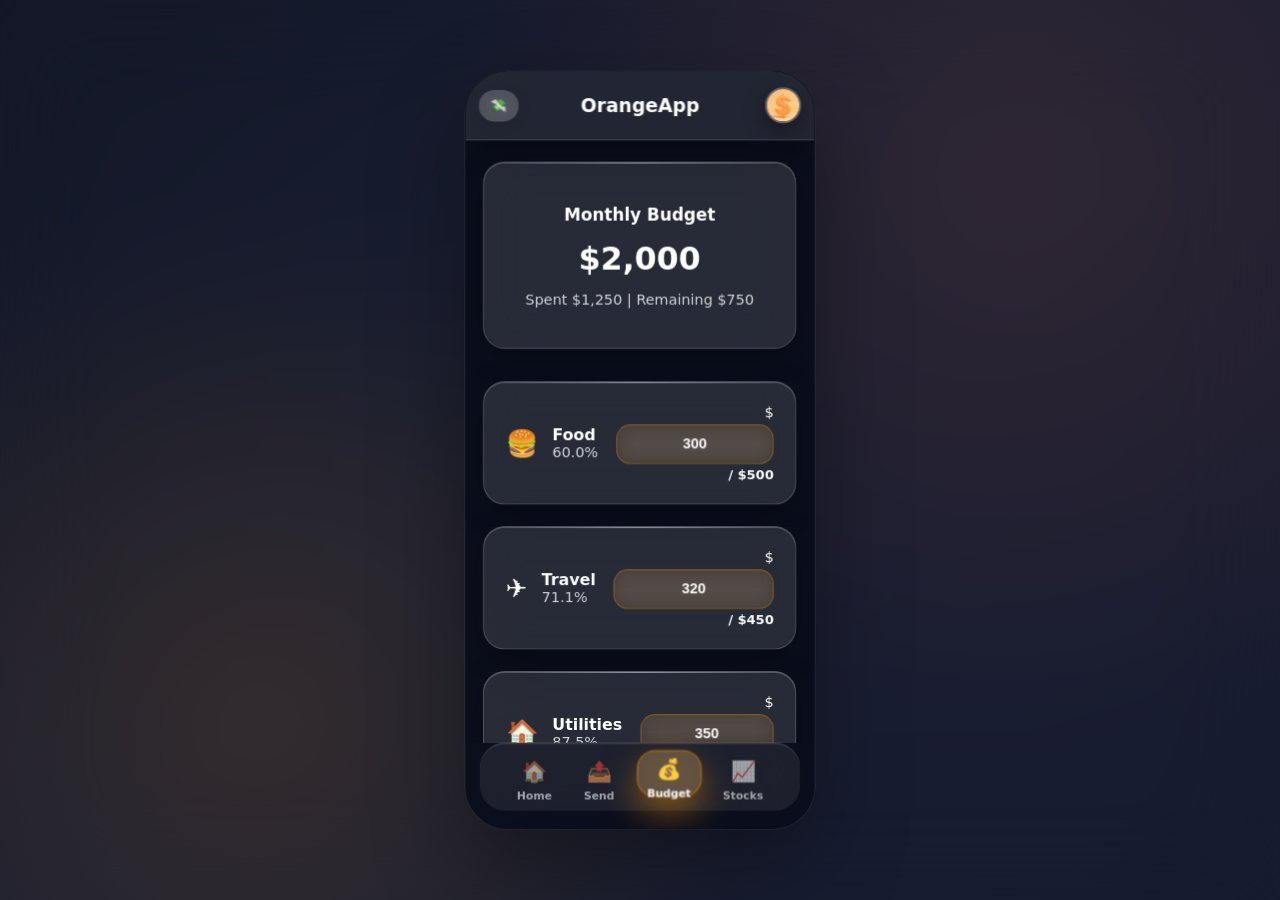
<file: budget.html>
<!DOCTYPE html>

<html lang="en">
<head>
 <meta charset="UTF-8">
 <meta name="viewport" content="width=390, initial-scale=1.0, user-scalable=no">
 <link rel="icon" type="image/x-icon" href="logo.png">
 <title>Budgeting - OrangeApp</title>
 <link rel="stylesheet" href="style.css">
 <style>
  .budget-categories { display:flex; flex-direction:column; gap:24px; margin-bottom:32px; }
  .category { 
   display:flex; align-items:center; justify-content:space-between; 
   padding:24px; gap:20px;
  }
  .category-left { display:flex; align-items:center; gap:16px; flex:1 }
  .category-right { display:flex; flex-direction:column; align-items:flex-end; gap:4px; min-width:120px }
  .spent-input { padding:12px 16px; border-radius:16px; border:1px solid rgba(255,149,0,0.4); background:rgba(255,149,0,0.1); color:white; font-weight:600; text-align:center; width:100%; font-size:1rem }
  .spent-input:focus { border-color:rgba(255,149,0,0.8); box-shadow:0 0 0 2px rgba(255,149,0,0.2); outline:none }
  .add-category { background:linear-gradient(135deg,rgba(255,149,0,0.3),rgba(255,69,0,0.2)); border:1px solid rgba(255,149,0,0.5); padding:20px; border-radius:24px; width:100%; font-weight:700; margin:28px 0; }
  .add-category:hover { background:linear-gradient(135deg,rgba(255,149,0,0.5),rgba(255,69,0,0.4)); transform:translateY(-2px) }
  .summary { padding:28px; text-align:center; margin-bottom:36px; }
 </style>
</head>
<body>
 <div class="app-shell">
 <header>
   <a href="transactions.html" class="header-link">💸</a>
   <h1 class="header-title">OrangeApp</h1>

   <img class="profile-avatar" src="logo.png" onclick="window.location.href='settings.html'" title="Profile">

 </header>

 <main style="padding:24px 20px 140px">
  <div class="summary glass-card">
   <h3>Monthly Budget</h3>
   <div style="font-size:2.2rem;font-weight:900">$2,000</div>
   <p style="opacity:0.8">Spent $1,250 | Remaining $750</p>
  </div>

  <div class="budget-categories">
   <div class="category glass-card">
    <div class="category-left">
     <span style="font-size:1.8rem">🍔</span>
     <div>
      <div style="font-weight:800;font-size:1.1rem">Food</div>
      <div id="food-pct" style="opacity:0.8">60.0%</div>
     </div>
    </div>
    <div class="category-right">
     $<input class="spent-input" value="300" onchange="updateFood(this.value)" />
     <div style="font-weight:600;font-size:0.9rem">/ $500</div>
    </div>
   </div>

   <div class="category glass-card">
    <div class="category-left">
     <span style="font-size:1.8rem">✈️</span>
     <div>
      <div style="font-weight:800;font-size:1.1rem">Travel</div>
      <div id="travel-pct" style="opacity:0.8">71.1%</div>
     </div>
    </div>
    <div class="category-right">
     $<input class="spent-input" value="320" onchange="updateTravel(this.value)" />
     <div style="font-weight:600;font-size:0.9rem">/ $450</div>
    </div>
   </div>

   <div class="category glass-card">
    <div class="category-left">
     <span style="font-size:1.8rem">🏠</span>
     <div>
      <div style="font-weight:800;font-size:1.1rem">Utilities</div>
      <div id="util-pct" style="opacity:0.8">87.5%</div>
     </div>
    </div>
    <div class="category-right">
     $<input class="spent-input" value="350" onchange="updateUtil(this.value)" />
     <div style="font-weight:600;font-size:0.9rem">/ $400</div>
    </div>
   </div>
  </div>


 </main>

 <nav class="tab-bar" style="position: static; background: rgba(255, 255, 255, 0.08); backdrop-filter: blur(40px); border-top: 1px solid rgba(255, 255, 255, 0.15); box-shadow: inset 0 1px 0 rgba(255,255,255,0.1); display: flex; justify-content: space-around; padding: 12px 24px; margin: 0 16px 20px; border-radius: 28px; height: 76px;">
  <a href="home.html" class="tab-item"><span>🏠</span><span style="font-size:0.75rem;margin-top:2px">Home</span></a>
  <a href="send.html" class="tab-item"><span>📤</span><span style="font-size:0.75rem;margin-top:2px">Send</span></a>
  <a href="budget.html" class="tab-item active"><span>💰</span><span style="font-size:0.75rem;margin-top:2px">Budget</span></a>
  <a href="stocks.html" class="tab-item"><span>📈</span><span style="font-size:0.75rem;margin-top:2px">Stocks</span></a>
 </nav>

 <div id="custom-modal" class="modal">
  <div class="modal-content glass-card" style="padding:32px">
   <span class="close" onclick="closeCustom()" style="float:right;font-size:2rem">&times;</span>
   <h3>Add Custom Category</h3>
   <input id="cat-icon" placeholder="Emoji 🏠🍔✈️" style="width:100%;padding:16px;margin:16px 0">
   <input id="cat-name" placeholder="Name" style="width:100%;padding:16px;margin-bottom:16px">
   <input id="cat-budget" type="number" placeholder="$ Budget" style="width:100%;padding:16px">
   <button onclick="saveCustom()" class="add-category" style="width:100%;margin-top:16px">Add</button>
  </div>
 </div>

 <script>
  const budgets = {food:500, travel:450, util:400};
  let spent = {food:300, travel:320, util:350};

  function updatePct(id, budget, amount) {
   const pct = (amount/budget*100).toFixed(1);
   document.getElementById(id).textContent = pct + '%';
  }

  window.updateFood = v => {
   spent.food = +v;
   updatePct('food-pct', budgets.food, spent.food);
  };

  window.updateTravel = v => {
   spent.travel = +v;
   updatePct('travel-pct', budgets.travel, spent.travel);
  };

  window.updateUtil = v => {
   spent.util = +v;
   updatePct('util-pct', budgets.util, spent.util);
  };

  window.addCustom = () => document.getElementById('custom-modal').style.display = 'block';

  window.saveCustom = () => {
   const icon = document.getElementById('cat-icon').value || '📊';
   const name = document.getElementById('cat-name').value;
   const budget = +document.getElementById('cat-budget').value;
   if (name && budget>0) {
    alert(`Added ${icon} ${name} $${budget}`);
    closeCustom();
   }
  };

  window.closeCustom = () => document.getElementById('custom-modal').style.display = 'none';

  // Profile
  document.getElementById('profile-avatar').src = localStorage.getItem('orange-user-avatar') || 'data:image/svg+xml;base64,...';

  // Auto-save
  setInterval(() => localStorage.budgetSpent = JSON.stringify(spent), 2000);
 </script>
</body>
</html>
</file>
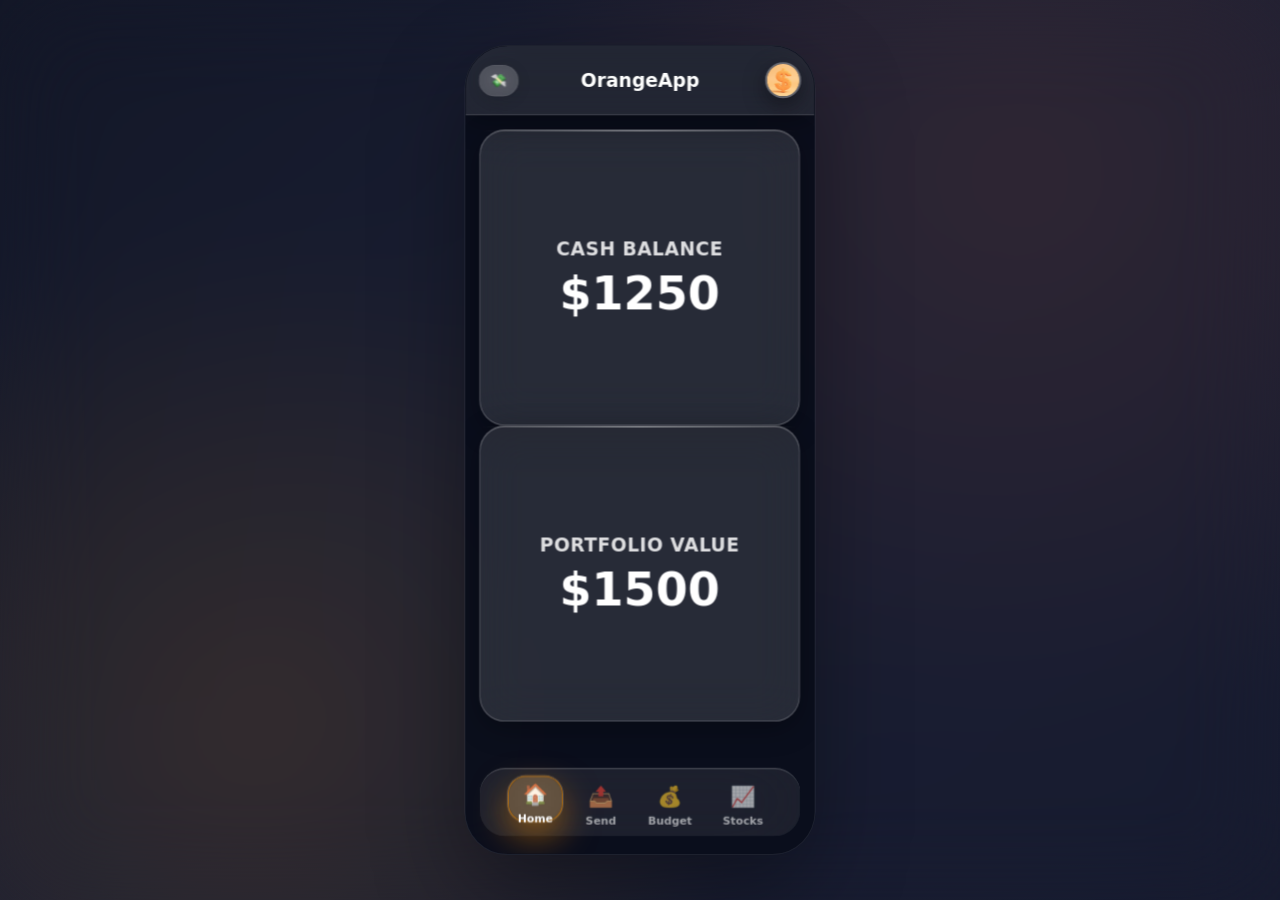
<file: home.html>
<!DOCTYPE html>
<html lang="en">
<head>
 <meta charset="UTF-8">
 <meta name="viewport" content="width=390, initial-scale=1.0, user-scalable=no">
 <link rel="icon" type="image/x-icon" href="logo.png">
 <title>OrangeApp</title>
 <link rel="stylesheet" href="style.css">
 <style>
  .balances-inline { display:flex; justify-content:space-between; align-items:center; gap:20px; margin-bottom:44px; padding:0 12px }
  .balance-item { flex:1; text-align:center; padding:40px 24px; background:rgba(255,255,255,0.12); border-radius:28px; border:1px solid rgba(255,255,255,0.25); min-height:140px; display:flex;flex-direction:column;justify-content:center; }
  .balance-label { font-size:1rem; opacity:0.85; margin-bottom:12px; text-transform:uppercase; letter-spacing:0.5px; font-weight:600 }
  .balance-amount { font-size:2.4rem; font-weight:900; line-height:1 }
  .stocks-list { display:flex; flex-direction:column; gap:28px; margin-bottom:40px }
  .stock-row { display:flex; align-items:center; justify-content:space-between; padding:24px; gap:24px; background:rgba(255,255,255,0.08); border-radius:24px; border:1px solid rgba(255,255,255,0.15); cursor:pointer; transition:all 0.3s cubic-bezier(0.4,0,0.2,1) }
  .stock-row:hover { transform:translateY(-4px); box-shadow:0 20px 40px rgba(0,0,0,0.3); border-color:rgba(255,149,0,0.4) }
  .stock-icon-name { display:flex; align-items:center; gap:20px; flex:1 }
  .stock-icon { font-size:2.2rem; padding:16px; background:linear-gradient(135deg,rgba(255,149,0,0.2),rgba(255,69,0,0.1)); border-radius:24px }
  .stock-details h3 { margin:0; font-weight:900; font-size:1.2rem }
  .stock-shares { opacity:0.7; font-size:0.9rem }
  .stock-price-change { display:flex; flex-direction:column; align-items:flex-end; gap:4px; min-width:120px }
  .price { font-size:1.4rem; font-weight:800 }
  .change { font-size:0.95rem; font-weight:600 }
 </style>
</head>
<body>

 <div class="app-shell" style="overflow:hidden;height:100vh;">

  <header>
   <a href="transactions.html" class="header-link">💸</a>
   <h1 class="header-title">OrangeApp</h1>

   <img class="profile-avatar" src="logo.png" onclick="location.href='settings.html'">

  </header>

  <main style="padding:16px 16px 160px;height:100vh;display:flex;flex-direction:column;">

     <div class="cash-section" style="flex:1;display:flex;align-items:center;justify-content:center;">
    <div class="balance-item glass-card" style="padding:120px 60px;width:90%;max-width:380px;">
     <div class="balance-label" style="font-size:1.3rem;">Cash Balance</div>
     <div class="balance-amount" style="font-size:3.2rem;">$<span id="cash-balance">1250</span></div>
    </div>
   </div>
   <div class="stocks-section" style="flex:1;display:flex;align-items:center;justify-content:center;">
    <div class="balance-item glass-card" style="padding:120px 60px;width:90%;max-width:380px;">
     <div class="balance-label" style="font-size:1.3rem;">Portfolio Value</div>
     <div class="balance-amount" style="font-size:3.2rem;">$<span id="stock-value">1500</span></div>
    </div>
   </div>


  </main>
  </main>

  <nav class="tab-bar" style="position: static; background: rgba(255, 255, 255, 0.08); backdrop-filter: blur(40px); border-top: 1px solid rgba(255, 255, 255, 0.15); box-shadow: inset 0 1px 0 rgba(255,255,255,0.1); display: flex; justify-content: space-around; padding: 12px 24px; margin: 0 16px 20px; border-radius: 28px; height: 76px;">
   <a href="home.html" class="tab-item active"><span>🏠</span><span style="font-size:0.75rem;margin-top:2px">Home</span></a>
   <a href="send.html" class="tab-item"><span>📤</span><span style="font-size:0.75rem;margin-top:2px">Send</span></a>
   <a href="budget.html" class="tab-item"><span>💰</span><span style="font-size:0.75rem;margin-top:2px">Budget</span></a>
   <a href="stocks.html" class="tab-item"><span>📈</span><span style="font-size:0.75rem;margin-top:2px">Stocks</span></a>
  </nav>
 </div>

 <script type="module">
import { initStocks, getPortfolioSummary, stockData, portfolio, stockColors, popularStocks } from './stocks.js';
 import { getCashBalance } from './money.js';

  const cashEl = document.getElementById('cash-balance');
  const stockEl = document.getElementById('stock-value');
  const list = document.getElementById('stocks-list');

  function render() {
   const summary = getPortfolioSummary();
   cashEl.textContent = summary.cashBalance;
   stockEl.textContent = summary.totalValue;

   const stocks = Object.entries(portfolio)
    .sort(([,a],[,b]) => b - a) // Most shares first
    .slice(0,6)
    .concat(popularStocks.slice(0, Math.max(0,6 - Object.keys(portfolio).length)));

   list.innerHTML = stocks.map(([symbol, shares=0]) => {
    const data = stockData[symbol];
    if (!data?.quote) return '';
    const value = data.quote.price * shares;
    const changeClass = data.quote.change >= 0 ? 'positive' : 'negative';
    const color = stockColors[symbol] || '#fff';
    const emoji = {'AAPL':'🍎','GOOGL':'🔍','MSFT':'💻','TSLA':'🚀','AMZN':'📦','NVDA':'🎮','META':'📱','NFLX':'📺'}[symbol] || '📈';
    return `
     <div class="stock-row glass-card" onclick="location.href='stocks.html'">
      <div class="stock-icon-name">
       <span class="stock-icon">${emoji}</span>
       <div class="stock-details">
        <h3>${symbol}</h3>
        <div class="stock-shares">${shares || 'Buy'} shares</div>
       </div>
      </div>
      <div class="stock-price-change">
       <div class="price">$${data.quote.price.toFixed(2)}</div>
       <div class="change ${changeClass}">${data.quote.changePercent > 0 ? '+' : ''}${data.quote.changePercent.toFixed(2)}%</div>
       ${shares ? `<div style="opacity:0.7;font-size:0.85rem">$${value.toFixed(0)}</div>` : ''}
      </div>
     </div>`;
   }).join('') || '<div style="text-align:center;padding:80px 20px;opacity:0.5"><span style="font-size:4rem;display:block;margin-bottom:24px">📊</span><p style="margin:0 0 16px 0;font-size:1.1rem">No stocks yet</p><a href="stocks.html" class="buy-sell" style="padding:20px 28px;display:inline-block;margin-top:16px">Start Trading</a></div>';
  }

  initStocks();
  loadStockData(popularStocks).then(render);
  setInterval(() => loadStockData(popularStocks).then(render), 15000);
 </script>
</body>
</html>
</file>
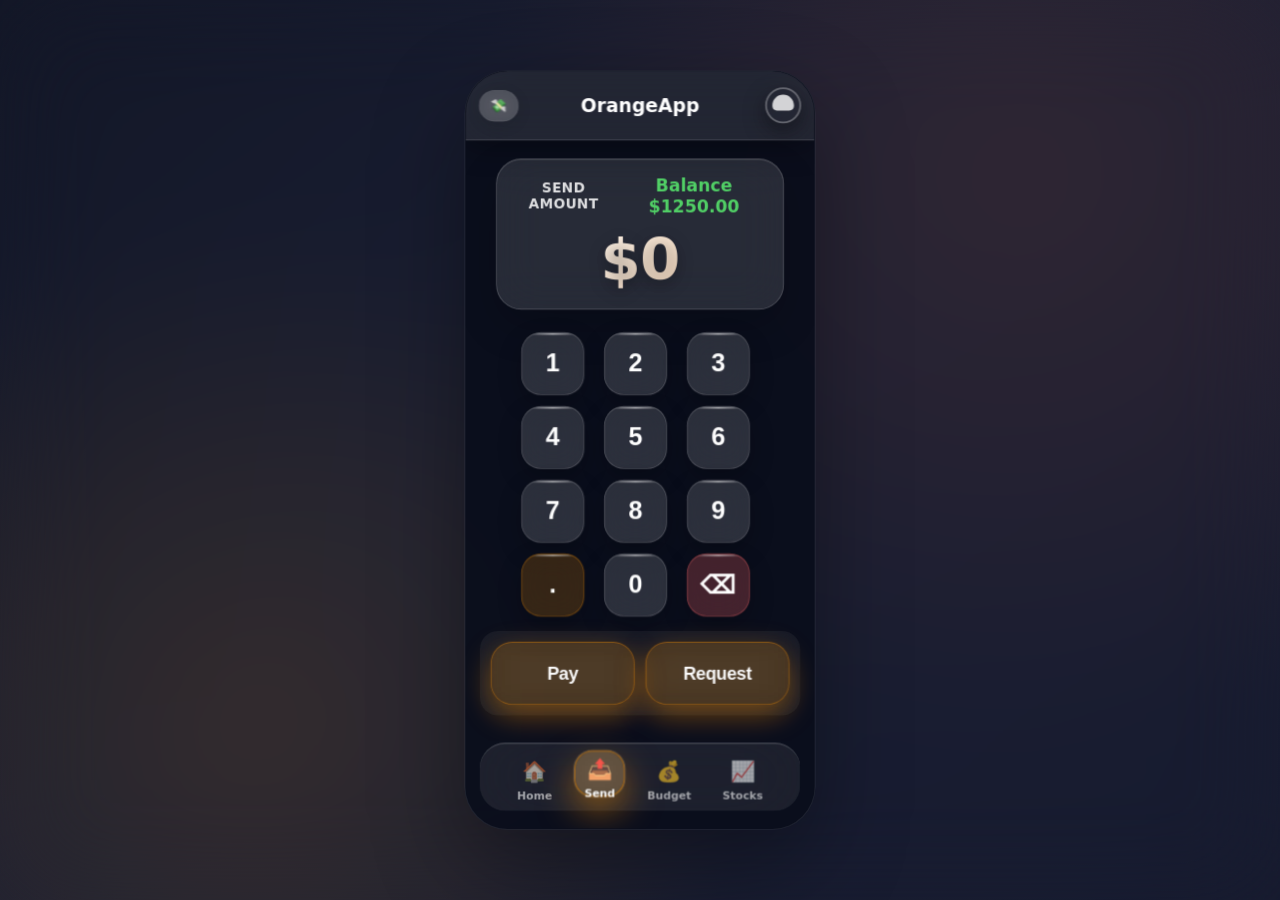
<file: send.html>
<!DOCTYPE html>
<html lang="en">
<head>
 <meta charset="UTF-8">
 <meta name="viewport" content="width=390, initial-scale=1.0, user-scalable=no">
 <link rel="icon" type="image/x-icon" href="logo.png">
 <title>Send - OrangeApp</title>
 <link rel="stylesheet" href="style.css">
</head>
<body>
 <div class="app-shell" style="overflow: hidden;">
 <header>
   <a href="transactions.html" class="header-link">💸</a>
   <h1 class="header-title">OrangeApp</h1>

   <img class="profile-avatar" src="logo.png" onclick="window.location.href='settings.html'" title="Profile">

 </header>

 <main style="padding: 20px 16px 30px; overflow: hidden; display: flex; flex-direction: column; justify-content: space-between;">
   <section class="balance-panel">
     <div class="cash-balance">
       <div class="balance-head">
         <span class="cash-balance-label">Send Amount</span>
         <span class="cash-balance-change" id="balance-change">Balance $1,250.00</span>
       </div>
<p class="cash-balance-amount">$<span id="send-amount">0</span></p>
<div id="feedback" style="text-align:center;padding:12px;color:#4ade80;font-weight:600;display:none;"></div>
     </div>
   </section>

   <section class="keypad-panel">
     <div class="keypad">
       <button class="key" onclick="addNumber('1')">1</button>
       <button class="key" onclick="addNumber('2')">2</button>
       <button class="key" onclick="addNumber('3')">3</button>
       <button class="key" onclick="addNumber('4')">4</button>
       <button class="key" onclick="addNumber('5')">5</button>
       <button class="key" onclick="addNumber('6')">6</button>
       <button class="key" onclick="addNumber('7')">7</button>
       <button class="key" onclick="addNumber('8')">8</button>
       <button class="key" onclick="addNumber('9')">9</button>
       <button class="key special" onclick="addDecimal()">.</button>
       <button class="key" onclick="addNumber('0')">0</button>
       <button class="key delete-key" onclick="deleteLast()">⌫</button>
     </div>

     <div class="cash-buttons">
       <button class="cash-pay-btn" onclick="requestPayment(event)">Pay</button>
       <button class="cash-request-btn" onclick="requestMoney(event)">Request</button>
     </div>
   </section>
 </main>

 <nav class="tab-bar" style="position: static; background: rgba(255, 255, 255, 0.08); backdrop-filter: blur(40px); border-top: 1px solid rgba(255, 255, 255, 0.15); box-shadow: inset 0 1px 0 rgba(255,255,255,0.1); display: flex; justify-content: space-around; padding: 12px 24px; margin: 0 16px 20px; border-radius: 28px; height: 76px;">
   <a href="home.html" class="tab-item"><span>🏠</span><span style="font-size:0.75rem;margin-top:2px">Home</span></a>
   <a href="send.html" class="tab-item active"><span>📤</span><span style="font-size:0.75rem;margin-top:2px">Send</span></a>
   <a href="budget.html" class="tab-item"><span>💰</span><span style="font-size:0.75rem;margin-top:2px">Budget</span></a>
   <a href="stocks.html" class="tab-item"><span>📈</span><span style="font-size:0.75rem;margin-top:2px">Stocks</span></a>
 </nav>
 </div>

 <script type="module">
   import './profile.js';
   import { cashBalance, updateCashBalance, initMoney } from './money.js';

   initMoney();
   document.getElementById('balance-change').textContent = `Balance $${cashBalance.toFixed(2)}`;

   let currentAmount = '0';

   // Keypad
   window.addNumber = (num) => {
     if (currentAmount === '0') currentAmount = num;
     else currentAmount += num;
     document.getElementById('send-amount').textContent = parseFloat(currentAmount).toFixed(2);
   };

   window.addDecimal = () => {
     if (!currentAmount.includes('.')) {
       currentAmount += '.';
       document.getElementById('send-amount').textContent = parseFloat(currentAmount).toFixed(2);
     }
   };

   window.deleteLast = () => {
     if (currentAmount.length > 1) currentAmount = currentAmount.slice(0, -1);
     else currentAmount = '0';
     document.getElementById('send-amount').textContent = parseFloat(currentAmount).toFixed(2);
   };

   window.requestPayment = (event) => {
     const payBtn = event.target;
     payBtn.disabled = true;
     payBtn.textContent = 'Processing...';
     setTimeout(() => { payBtn.disabled = false; payBtn.textContent = 'Pay'; }, 2000);
     const amount = parseFloat(currentAmount);
     if (amount > 0 && amount <= cashBalance) {
       const recipient = prompt('Enter recipient @username:');
       if (recipient) {
         updateCashBalance(-amount);
         showFeedback(`✅ Paid $${amount.toFixed(2)} to ${recipient}`);
         currentAmount = '0';
         document.getElementById('send-amount').textContent = '0';
       } else payBtn.disabled = false;
     } else {
       showFeedback('❌ Insufficient balance', true);
       payBtn.disabled = false;
     }
   };

   window.requestMoney = (event) => {
     const reqBtn = event.target;
     reqBtn.disabled = true;
     reqBtn.textContent = 'Processing...';
     setTimeout(() => { reqBtn.disabled = false; reqBtn.textContent = 'Request'; }, 2000);
     const amount = parseFloat(currentAmount);
     if (amount > 0) {
       const sender = prompt('Request from @username:');
       if (sender) {
         updateCashBalance(+amount);
         showFeedback(`✅ Received $${amount.toFixed(2)} from ${sender}`);
         currentAmount = '0';
         document.getElementById('send-amount').textContent = '0';
       } else reqBtn.disabled = false;
     } else {
       showFeedback('❌ Invalid amount', true);
       reqBtn.disabled = false;
     }
   };

   function showFeedback(msg, isError = false) {
     const fb = document.getElementById('feedback');
     fb.textContent = msg;
     fb.style.color = isError ? '#f87171' : '#4ade80';
     fb.style.display = 'block';
     setTimeout(() => fb.style.display = 'none', 3000);
   }
 </script>
</body>
</html>
</file>
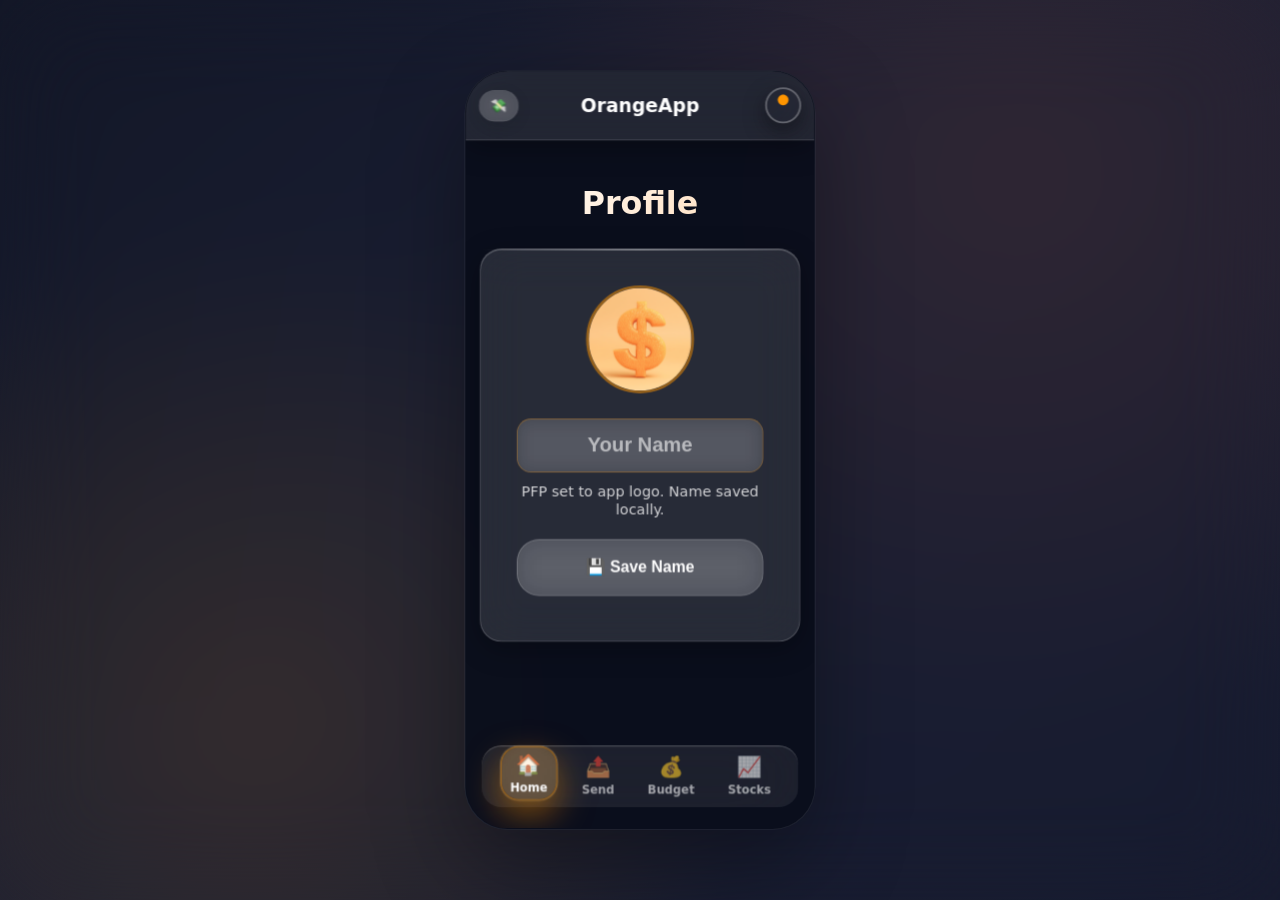
<file: settings.html>
<!DOCTYPE html>
<html lang="en">
<head>
 <meta charset="UTF-8">
 <meta name="viewport" content="width=390, initial-scale=1.0, user-scalable=no">
 <link rel="icon" type="image/x-icon" href="logo.png">
 <title>Settings - OrangeApp</title>
 <link rel="stylesheet" href="style.css">
</head>
<body>
 <div class="app-shell">
  <header>
   <a href="transactions.html" class="header-link">💸</a>
   <h1 class="header-title">OrangeApp</h1>
   <img id="profile-avatar" class="profile-avatar" src="[data-uri]" title="Edit Profile">
  </header>

  <main style="padding: 20px 16px 100px;">
   <h2>Profile</h2>
   
   <!-- Profile Editor -->

   <div class="glass-card" style="text-align:center;padding:40px;">

    <img src="logo.png" style="width:120px;height:120px;border-radius:50%; border:3px solid rgba(255,149,0,0.5); margin-bottom:24px;">

    
    <input type="text" id="username-input" placeholder="Your Name" value="" maxlength="20" style="width:100%; margin-bottom:12px; text-align:center; font-size:1.4rem; font-weight:700; padding:16px; border-radius:16px; border:1px solid rgba(255,149,0,0.3); background:rgba(255,255,255,0.1);">
    
    <div style="opacity:0.8; font-size:1rem; margin-bottom:24px;">PFP set to app logo. Name saved locally.</div>
    
    <button class="log-expense" onclick="saveProfile()" style="width:100%; padding:20px; font-size:1.1rem;">
     💾 Save Name
    </button>
   </div>




  
  </main>

  <nav class="tab-bar">
   <a href="home.html" class="tab-item active"><span>🏠</span>Home</a>
   <a href="send.html" class="tab-item"><span>📤</span>Send</a>
   <a href="budget.html" class="tab-item"><span>💰</span>Budget</a>
   <a href="stocks.html" class="tab-item"><span>📈</span>Stocks</a>
  </nav>
 </div>

 <script>
  // Silhouette base PFP (SVG - always works)
  const BASE_PFP = '[data-uri]';

  // Load/Save profile (persists forever)
  function loadProfile() {
   try {
    const saved = localStorage.getItem('orangeProfile');
    if (saved) {
     const profile = JSON.parse(saved);
     document.getElementById('username-input').value = profile.username || '';
     document.getElementById('user-avatar').src = profile.avatar || BASE_PFP;
     document.getElementById('preview-avatar').src = profile.avatar || BASE_PFP;
     document.getElementById('preview-username').textContent = profile.username || 'Your Name';
     
     // Preferences
     document.getElementById('alerts-toggle').checked = profile.alerts || false;
     document.getElementById('dark-mode-toggle').checked = profile.darkMode || false;
     
     // Update EVERYWHERE instantly
     updateAllAvatars(profile.avatar || BASE_PFP);
     return;
    }
   } catch(e) { console.log('Load profile error:', e); }
   
   // Default
   document.getElementById('user-avatar').src = BASE_PFP;
   document.getElementById('preview-avatar').src = BASE_PFP;
   document.getElementById('preview-username').textContent = 'Your Name';
  }

  function saveProfile() {
   const username = document.getElementById('username-input').value.trim() || 'Your Name';
   const alerts = document.getElementById('alerts-toggle').checked;
   const darkMode = document.getElementById('dark-mode-toggle').checked;
   
   const profile = {
    username,
    avatar: document.getElementById('user-avatar').src,
    alerts,
    darkMode,
    timestamp: Date.now()
   };
   
   localStorage.setItem('orangeProfile', JSON.stringify(profile));
   
   // Live preview
   document.getElementById('preview-username').textContent = username;
   
   // Update ALL PFPs instantly
   updateAllAvatars(profile.avatar);
   
   alert(`✅ Saved "${username}" + your photo!\nPersists forever on this computer.`);
  }

  function resetProfile() {
   localStorage.removeItem('orangeProfile');
   location.reload();
  }

  // Update ALL profile pics (header + everywhere)
  function updateAllAvatars(src) {
   // Header top right
   const headers = document.querySelectorAll('header img.profile-avatar');
   headers.forEach(img => img.src = src);
   
   // Settings preview/user avatar
   document.getElementById('user-avatar').src = src;
   document.getElementById('preview-avatar').src = src;
  }

  // Photo upload
  document.addEventListener('DOMContentLoaded', () => {
   const upload = document.getElementById('pfp-upload');
   upload.onchange = (e) => {
    const file = e.target.files[0];
    if (file?.type.startsWith('image/')) {
     const reader = new FileReader();
     reader.onload = (ev) => {
      document.getElementById('user-avatar').src = ev.target.result;
      document.getElementById('preview-avatar').src = ev.target.result;
     };
     reader.readAsDataURL(file);
    }
   };
   
   // Avatar click = upload
   document.getElementById('user-avatar').onclick = () => upload.click();
  });

  // Auto load
  loadProfile();
 </script>

 <style>
  .settings-row {
   display: flex;
   align-items: center;
   gap: 12px;
   padding: 16px;
   cursor: pointer;
   border-radius: 12px;
   transition: all 0.2s;
   margin-bottom: 8px;
  }
  .settings-row:hover {
   background: rgba(255,255,255,0.1);
  }
  input:focus, button:focus {
   outline: none;
   box-shadow: 0 0 0 3px rgba(255,149,0,0.3);
  }
 </style>
</body>
</html>
</file>
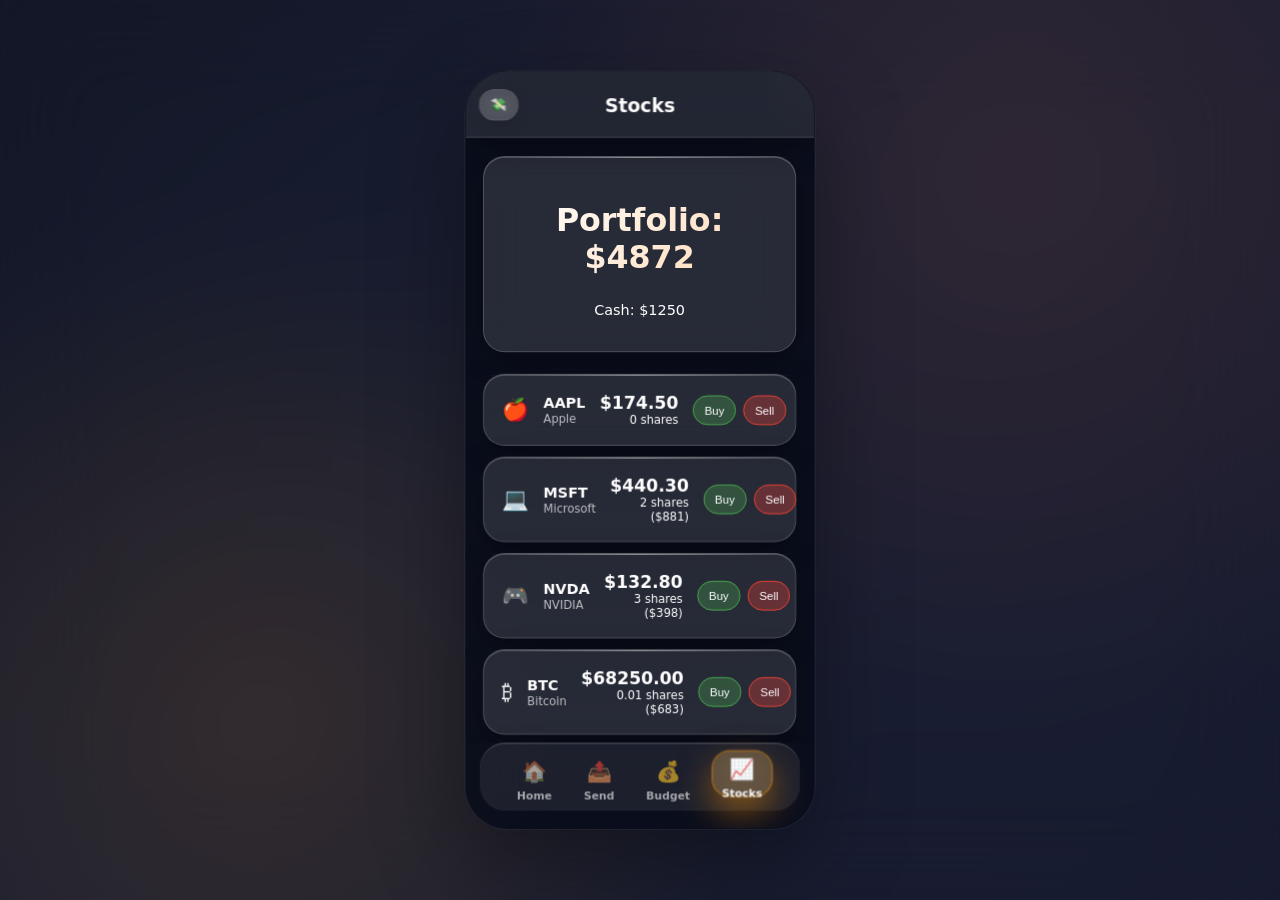
<file: stocks.html>
<!DOCTYPE html>
<html lang="en">
<head>
 <meta charset="UTF-8">
 <meta name="viewport" content="width=390, initial-scale=1.0">
 <link rel="stylesheet" href="style.css">
 <title>Stocks</title>
</head>
<body>
 <div class="app-shell">

  <header class="header-title" style="padding-top:20px;">
   <a href="transactions.html" class="header-link">💸</a>
   <h1 class="header-title">Stocks</h1>


  </header>

  <main style="padding:20px">
   <div class="glass-card" style="text-align:center;">
    <h2>Portfolio: $<span id="total-value">0</span></h2>
    <p>Cash: $<span id="cash-balance">1250</span></p>
   </div>

<div id="stocks-list" style="display:flex;flex-direction:column;gap:12px;margin-top:24px;padding-bottom:100px">

    <!-- Stocks populated here -->
   </div>
  </main>

 <nav class="tab-bar" style="position: static; background: rgba(255, 255, 255, 0.08); backdrop-filter: blur(40px); border-top: 1px solid rgba(255, 255, 255, 0.15); box-shadow: inset 0 1px 0 rgba(255,255,255,0.1); display: flex; justify-content: space-around; padding: 12px 24px; margin: 0 16px 20px; border-radius: 28px; height: 76px;">
   <a href="home.html" class="tab-item"><span>🏠</span><span style="font-size:0.75rem;margin-top:2px">Home</span></a>
   <a href="send.html" class="tab-item"><span>📤</span><span style="font-size:0.75rem;margin-top:2px">Send</span></a>
   <a href="budget.html" class="tab-item"><span>💰</span><span style="font-size:0.75rem;margin-top:2px">Budget</span></a>
   <a href="stocks.html" class="tab-item active"><span>📈</span><span style="font-size:0.75rem;margin-top:2px">Stocks</span></a>
  </nav>

 </div>

 <script type="module">
  import { initStocks, portfolio, balance, fetchQuote, executeTrade, stockColors, getPortfolioSummary } from './stocks.js';

  const stocksList = document.getElementById('stocks-list');
  const totalValueEl = document.getElementById('total-value');
  const cashBalanceEl = document.getElementById('cash-balance');

  const stocks = [
   {symbol: 'AAPL', name: 'Apple', emoji: '🍎', price: 174.50},
   {symbol: 'MSFT', name: 'Microsoft', emoji: '💻', price: 440.30},
   {symbol: 'NVDA', name: 'NVIDIA', emoji: '🎮', price: 132.80},
   {symbol: 'BTC', name: 'Bitcoin', emoji: '₿', price: 68250},
   {symbol: 'SPY', name: 'S&P 500', emoji: '📈', price: 582.10}
  ];

  function updateSummary() {
   const summary = getPortfolioSummary();
   totalValueEl.textContent = summary.totalValue;
   cashBalanceEl.textContent = summary.cashBalance;
  }

  function renderStocks() {
   stocksList.innerHTML = stocks.map(stock => {
    const shares = portfolio[stock.symbol] || 0;
    const value = stock.price * shares;
    return `
<div class="glass-card" style="display:grid;grid-template-columns:1fr auto 1fr;padding:20px;gap:16px;align-items:center">
      <div style="display:flex;align-items:center;gap:16px">

       <span style="font-size:1.5rem">${stock.emoji}</span>
       <div>
        <div style="font-weight:700">${stock.symbol}</div>
        <div style="font-size:0.8rem;opacity:0.7">${stock.name}</div>
       </div>
      </div>
      <div style="text-align:right">
       <div style="font-size:1.2rem;font-weight:700">$${stock.price.toFixed(2)}</div>
       <div style="font-size:0.8rem">${shares} shares</div>
       ${shares ? `<div style="font-size:0.8rem">($${value.toFixed(0)})</div>` : ''}
      </div>
      <div style="display:flex;gap:8px">
       <button onclick="buy('${stock.symbol}', ${stock.price})" style="padding:8px 12px;border-radius:20px;background:rgba(76,175,80,0.3);border:1px solid #4caf50;color:white;font-size:0.8rem;cursor:pointer">Buy</button>
       <button onclick="sell('${stock.symbol}', ${stock.price})" style="padding:8px 12px;border-radius:20px;background:rgba(244,67,54,0.3);border:1px solid #f44336;color:white;font-size:0.8rem;cursor:pointer" ${shares ? '' : 'disabled'}>Sell</button>
      </div>
     </div>
    `;
   }).join('');
   updateSummary();
  }

  window.buy = (symbol, price) => {
   const qty = prompt('Quantity?', '1') || 1;
   try {
    executeTrade(symbol, 'buy', parseInt(qty), price);
    renderStocks();
    alert(`Bought ${qty} ${symbol}`);
   } catch(e) {
    alert(e.message);
   }
  };

  window.sell = (symbol, price) => {
   const qty = prompt('Quantity?', '1') || 1;
   try {
    executeTrade(symbol, 'sell', parseInt(qty), price);
    renderStocks();
    alert(`Sold ${qty} ${symbol}`);
   } catch(e) {
    alert(e.message);
   }
  };

  initStocks();
  renderStocks();
 </script>
</body>
</html>
</file>
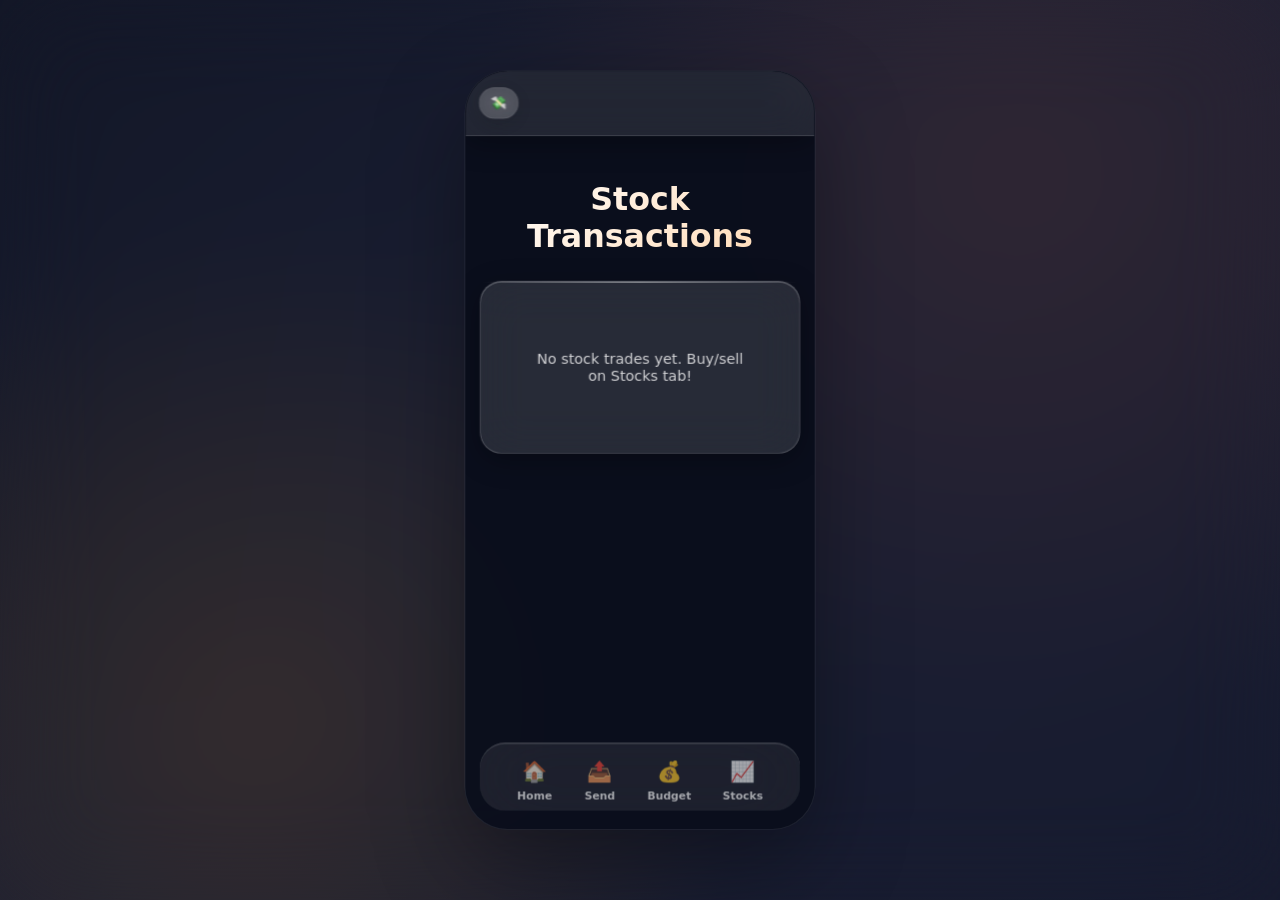
<file: transactions.html>
<!DOCTYPE html>
<html lang="en">
<head>
 <meta charset="UTF-8">
 <meta name="viewport" content="width=390, initial-scale=1.0, user-scalable=no">
 <link rel="icon" type="image/x-icon" href="logo.png">
 <title>Transactions - OrangeApp</title>
 <link rel="stylesheet" href="style.css">
</head>
<body>
 <div class="app-shell">
 <header>
   <a href="transactions.html" class="header-link">💸</a>


 </header>

 <main style="padding: 20px 16px 30px;">
   <h2>Stock Transactions</h2>
   <div class="transactions-list glass-card" id="transactions-list" style="padding:20px;">
     <p>Loading trades...</p>
   </div>
 </main>

 <!-- Bottom Tab Bar -->
 <nav class="tab-bar" style="position: static; background: rgba(255, 255, 255, 0.08); backdrop-filter: blur(40px); border-top: 1px solid rgba(255, 255, 255, 0.15); box-shadow: inset 0 1px 0 rgba(255,255,255,0.1); display: flex; justify-content: space-around; padding: 12px 24px; margin: 0 16px 20px; border-radius: 28px; height: 76px;">
   <a href="home.html" class="tab-item"><span>🏠</span><span style="font-size:0.75rem;margin-top:2px">Home</span></a>
   <a href="send.html" class="tab-item"><span>📤</span><span style="font-size:0.75rem;margin-top:2px">Send</span></a>
   <a href="budget.html" class="tab-item"><span>💰</span><span style="font-size:0.75rem;margin-top:2px">Budget</span></a>
   <a href="stocks.html" class="tab-item"><span>📈</span><span style="font-size:0.75rem;margin-top:2px">Stocks</span></a>
 </nav>
 </div>

 <script type="module">
   import { initStocks, getTransactions } from './stocks.js';
   import './profile.js';

   // Render trades
   function renderTransactions() {
     const trades = getTransactions();
     const list = document.getElementById('transactions-list');
     if (trades.length === 0) {
       list.innerHTML = '<p style="text-align: center; padding: 40px; opacity: 0.8;">No stock trades yet. Buy/sell on Stocks tab!</p>';
       return;
     }
list.innerHTML = trades.map(trade => {
       const icon = trade.type === 'buy' ? '🟢' : '🔴';
       const amtClass = trade.type === 'buy' ? 'negative' : 'positive';
       const net = trade.type === 'buy' ? -(trade.cost || trade.price * trade.quantity) : (trade.proceeds || trade.price * trade.quantity);
       const date = new Date(trade.time).toLocaleString();
       return `
         <div style="height:24px"></div>

<div class="transaction glass-card" style="padding:24px; gap:24px">
           <div style="font-size:1.8rem; width:48px; text-align:center">${icon}</div>
           <div style="flex:1; min-width:0">
             <div class="description" style="font-weight:700; font-size:1.1rem; margin-bottom:4px">${trade.type.toUpperCase()} ${trade.quantity || 1}x ${trade.symbol || 'Stock'} @ $${(trade.price || 0).toFixed(2)}</div>
             <div style="font-size:0.9rem; opacity:0.7">${date}</div>
           </div>
           <span class="amount ${amtClass}" style="font-size:1.2rem; font-weight:700; white-space:nowrap">$${net.toFixed(2)}</span>
         </div>
       `;
     }).join('');
   }

   // Init
   document.addEventListener('DOMContentLoaded', () => {
     initStocks();
     renderTransactions();
   });
 </script>
</body>
</html>
</file>
<file: style.css>
/* Glassmorphism App Store Style - OrangeApp */
* {
 box-sizing: border-box;
}


html {
 width: 100%;
 margin: 0;
 background: radial-gradient(circle at 20% 80%, rgba(255,149,0,0.12) 0%, transparent 40%),
             radial-gradient(circle at 80% 20%, rgba(255,107,53,0.10) 0%, transparent 45%),
             linear-gradient(135deg, #0c1021 0%, #12172d 45%, #101429 100%);
 background-attachment: fixed;
}


body {
 font-family: -apple-system, BlinkMacSystemFont, 'Segoe UI', system-ui, sans-serif;
 margin: 0;
 padding: 0;
 color: #fff;
 display: flex;
justify-content: center;
align-items: center;
min-height: 100vh;
 overflow: hidden;
}


body::before {
 content: '';
 position: fixed;
 top: 0;
 left: 0;
 right: 0;
 bottom: 0;
 background: rgba(255,255,255,0.03);
 backdrop-filter: blur(50px);
 z-index: -1;
}

.app-shell {
  width: 390px;
  height: 844px;

  display: flex;
  flex-direction: column;

  background: rgba(10, 14, 28, 0.95);
  border-radius: 48px;

  border: 1px solid rgba(255,255,255,0.08);
  box-shadow: 0 40px 100px rgba(0,0,0,0.35);

  overflow: auto;

  position: relative;

  transform: scale(0.9);
  transform-origin: center;
}


.app-shell main {
  flex: 1;
  overflow-y: auto;
  padding-bottom: 30px;
  scrollbar-width: none;
}

.app-shell main::-webkit-scrollbar {
  display: none;
}


header {
  background: rgba(255, 255, 255, 0.1);
  backdrop-filter: blur(25px);
  -webkit-backdrop-filter: blur(25px);

  border-bottom: 1px solid rgba(255, 255, 255, 0.2);
  color: #fff;

  padding: 18px 15px;

  display: grid;
  grid-template-columns: 1fr auto 1fr; /* 🔥 KEY FIX */

  align-items: center;

  box-shadow: 0 8px 32px rgba(0,0,0,0.3);

  position: sticky;
  top: 0;
  z-index: 100;
}


.header-link {
 color: #fff;
 text-decoration: none;
 padding: 8px 12px;
 border-radius: 20px;
 background: rgba(255, 255, 255, 0.15);
 backdrop-filter: blur(10px);
 border: 1px solid rgba(255,255,255,0.1);
 transition: all 0.3s cubic-bezier(0.4, 0, 0.2, 1);
 font-weight: 500;
 font-size: 0.9rem;
 box-shadow: 0 4px 16px rgba(0,0,0,0.1);
}


.header-link:hover {
 background: rgba(255,255,255,0.25);
 transform: translateY(-2px);
 box-shadow: 0 12px 32px rgba(255,149,0,0.3);
}


.header-title {
  margin: 0;
  font-weight: 700;
  font-size: 1.3rem;

  text-align: center;
  white-space: nowrap;

  justify-self: center;
}


.header-nav {
  display: flex;
  gap: 8px;

  flex-shrink: 0;
  min-width: fit-content;
}

.header-link,
.header-nav,
.profile-avatar {
  flex-shrink: 0;
}
.header-link {
  justify-self: start;
}

.header-nav,
.profile-avatar {
  justify-self: end;
}

.header-nav a {
 color: #fff;
 text-decoration: none;
 padding: 10px 16px;
 border-radius: 20px;
 background: rgba(255, 255, 255, 0.15);
 backdrop-filter: blur(10px);
 border: 1px solid rgba(255,255,255,0.1);
 transition: all 0.3s cubic-bezier(0.4, 0, 0.2, 1);
 font-weight: 500;
 font-size: 0.9rem;
 box-shadow: 0 4px 16px rgba(0,0,0,0.1);
}


.header-nav a:hover {
 background: rgba(255,255,255,0.25);
 transform: translateY(-2px);
 box-shadow: 0 12px 32px rgba(255,149,0,0.3);
}


.header-nav a.active {
 background: linear-gradient(135deg, rgba(255,149,0,0.8), rgba(255,107,53,0.8));
 backdrop-filter: blur(10px);
 border: 1px solid rgba(255,149,0,0.5);
 color: #fff;
}

/* Stocks enhancements */
.stock-search {
 margin-bottom: 12px;
}

.quick-buy-btn {
 background: linear-gradient(135deg, rgba(81,207,102,0.3), rgba(34,197,94,0.2)) !important;
 border-color: rgba(81,207,102,0.5) !important;
 font-weight: 700;
}

.quick-buy-btn:hover {
 background: linear-gradient(135deg, rgba(81,207,102,0.5), rgba(34,197,94,0.4)) !important;
 transform: translateY(-4px);
 box-shadow: 0 16px 40px rgba(81,207,102,0.4);
}



main {
  padding: 0 16px 100px;

  height: calc(844px - 70px); /* adjusts for header/tab */
  overflow: hidden;
}


h2 {
 font-size: 2.2rem;
 font-weight: 700;
 margin-bottom: 30px;
 background: linear-gradient(135deg, #fff, #ffd9b3);
 -webkit-background-clip: text;
 -webkit-text-fill-color: transparent;
 background-clip: text;
 text-align: center;
}


/* Glass Cards */
.glass-card, .balance, .transaction, .stock, .category, .settings-section, .budget-summary, .portfolio-summary, .modal-content, .expense-log {
 background: rgba(255, 255, 255, 0.12);
 backdrop-filter: blur(25px);
 -webkit-backdrop-filter: blur(25px);
 border: 1px solid rgba(255, 255, 255, 0.2);
 border-radius: 24px;
 box-shadow:
   0 8px 32px rgba(0,0,0,0.3),
   inset 0 1px 0 rgba(255,255,255,0.2);
 padding: 20px;\n margin-bottom: 12px;\n transition: all 0.3s cubic-bezier(0.4, 0, 0.2, 1);\n position: relative;\n overflow: hidden;\n}


.glass-card::before, .balance::before, .transaction::before {
 content: '';
 position: absolute;
 top: 0;
 left: 0;
 right: 0;
 height: 1px;
 background: linear-gradient(90deg, transparent, rgba(255,255,255,0.5), transparent);
}


.glass-card:hover, .balance:hover, .transaction:hover, .stock:hover, .category:hover {
 transform: translateY(-8px);
 box-shadow:
   0 20px 40px rgba(0,0,0,0.4),
   inset 0 1px 0 rgba(255,255,255,0.3);
 border-color: rgba(255,149,0,0.5);
}


/* Balance */
.cash-balance {
 width: 100%;
 max-width: 360px;
 margin: 0 auto 0;
 padding: 18px 20px;
 background: rgba(255,255,255,0.12);
 backdrop-filter: blur(25px);
 -webkit-backdrop-filter: blur(25px);
 border: 1px solid rgba(255,255,255,0.18);
 border-radius: 28px;
 display: flex;
 flex-direction: column;
 gap: 10px;
 box-shadow: 0 18px 45px rgba(0,0,0,0.2), inset 0 1px 0 rgba(255,255,255,0.1);
}

.balance-head {
 display: flex;
 justify-content: space-between;
 align-items: center;
 gap: 12px;
}

.cash-balance-change {
 color: #51cf66;
 font-size: 1.2rem;
 font-weight: 700;
}

.cash-balance-amount {
 font-size: 4rem;
 font-weight: 900;
 color: #fff;
 text-shadow: 0 6px 18px rgba(0,0,0,0.3);
 margin: 0;
 letter-spacing: -0.8px;
 background: linear-gradient(135deg, #fff 0%, #ffd9b3 100%);
 -webkit-background-clip: text;
 -webkit-text-fill-color: transparent;
 background-clip: text;
}


.cash-balance-label {
 font-size: 0.95rem;
 opacity: 0.85;
 font-weight: 600;
 letter-spacing: 0.4px;
 text-transform: uppercase;
}

.balance-panel {
 text-align: center;
 margin: 0 auto 0;
 max-width: 320px;
}


/* Cash App Giant Keypad */
.keypad {
  display: grid;

  grid-template-columns: repeat(3, 80px); /* fixed size */
  justify-content: center; /* centers keypad */

  gap: 12px;

  width: 100%;
  margin: 16px auto;
}

.key {
  width: 70px;
  height: 70px;

  font-size: 28px;
  font-weight: 700;

  display: flex;
  justify-content: center;
  align-items: center;

  background: rgba(255, 255, 255, 0.14);
  backdrop-filter: blur(18px);
  border: 1px solid rgba(255,255,255,0.18);
  border-radius: 22px;

  color: #fff;
  cursor: pointer;

  transition: all 0.2s ease;
  box-shadow: 0 10px 28px rgba(0,0,0,0.24);

  position: relative;
  overflow: hidden;
}

.key.special {
 background: rgba(255,149,0,0.18);
 border-color: rgba(255,149,0,0.35);
}

.key.delete-key {
 background: rgba(255,107,107,0.24);
 border-color: rgba(255,107,107,0.4);
}


.key::before {
 content: '';
 position: absolute;
 top: 0;
 left: 0;
 right: 0;
 height: 2px;
 background: linear-gradient(90deg, transparent, rgba(255,255,255,0.6), transparent);
}


.key:hover {
 background: rgba(255,255,255,0.25);
 transform: scale(1.08) translateY(-6px);
 border-color: rgba(255,149,0,0.7);
 box-shadow: 0 20px 50px rgba(255,149,0,0.4);
}


.key:active {
 transform: scale(0.98);
}


/* Cash App Big Pay/Request Buttons */
.cash-pay-btn, .cash-request-btn {
 flex: 1;
 min-width: 145px;
 height: 70px;
 font-size: 1.25rem;
 font-weight: 800;
 background: rgba(255,149,0,0.2);
 backdrop-filter: blur(20px);
 -webkit-backdrop-filter: blur(20px);
 border: 1px solid rgba(255,149,0,0.4);
 color: #fff;
 border-radius: 24px;
 cursor: pointer;
 letter-spacing: -0.4px;
 transition: all 0.25s ease;
 box-shadow: 0 12px 34px rgba(255,149,0,0.42);
 position: relative;
 overflow: hidden;
}


.cash-pay-btn::before, .cash-request-btn::before {
 content: '';
 position: absolute;
 top: 0;
 left: 0;
 right: 0;
 bottom: 0;
 background: rgba(255,255,255,0.2);
 opacity: 0;
 transition: opacity 0.3s;
}


.cash-pay-btn:hover, .cash-request-btn:hover {
 transform: translateY(-4px) scale(1.03);
 box-shadow: 0 24px 60px rgba(255,149,0,0.7);
}


.cash-pay-btn:hover::before, .cash-request-btn:hover::before {
 opacity: 1;
}


.cash-pay-btn:active, .cash-request-btn:active {
 transform: scale(0.97);
}


.cash-buttons {
 display: flex;
 justify-content: center;
 gap: 12px;
 margin: px auto 10px;
 flex-wrap: wrap;
 max-width: 360px;
 background: rgba(255,255,255,0.05);
 backdrop-filter: blur(15px);
 -webkit-backdrop-filter: blur(15px);
 border-radius: 20px;
 padding: 12px;
}


/* Modals */
.modal {
 display: none;
 position: fixed;
 z-index: 1000;
 left: 0;
 top: 0;
 width: 100%;
 height: 100%;
 background: rgba(0,0,0,0.6);
 backdrop-filter: blur(10px);
}


.modal-content {
 margin: 10% auto;
 max-width: 450px;
 width: 90%;
 animation: modalSlideIn 0.4s cubic-bezier(0.4, 0, 0.2, 1);
}


@keyframes modalSlideIn {
 from {
   opacity: 0;
   transform: translateY(-50px) scale(0.95);
 }
 to {
   opacity: 1;
   transform: translateY(0) scale(1);
 }
}


.close {
 color: rgba(255,255,255,0.7);
 float: right;
 font-size: 32px;
 font-weight: 300;
 cursor: pointer;
 transition: color 0.3s ease;
}


.close:hover {
 color: #fff;
}


/* Lists */
.transactions-list, .stocks-list, .budget-categories {
 display: flex;
 flex-direction: column;\n  gap: 8px;\n}


.transaction, .stock, .category {
 padding: 20px;
 display: flex;
 align-items: center;
 gap: 16px;
}


.amount.negative {
 color: #ff6b6b;
}


.amount.positive {
 color: #51cf66;
}


.change.positive {
 color: #51cf66;
}


.change.negative {
 color: #ff6b6b;
}


/* Progress Bar */
.progress-bar {
 flex: 2;
 height: 12px;
 background: rgba(255,255,255,0.1);
 border-radius: 10px;
 overflow: hidden;
}


.progress {
 height: 100%;
 background: linear-gradient(90deg, #51cf66, #20c997);
 border-radius: 10px;
 transition: width 1s ease;
}


/* Buttons */
.log-expense, .add-category, .buy-sell, .save-settings {
 padding: 16px 32px;
 background: rgba(255, 255, 255, 0.15);
 backdrop-filter: blur(15px);
 border: 1px solid rgba(255,255,255,0.2);
 border-radius: 25px;
 color: #fff;
 font-weight: 600;
 cursor: pointer;
 transition: all 0.3s ease;
 margin: 10px auto;
 display: block;
}


.log-expense:hover {
 background: rgba(76, 207, 102, 0.3);
 border-color: #51cf66;
 transform: translateY(-2px);
}


/* Profile Avatar */
.profile-avatar {
 width: 40px;
 height: 40px;
 border-radius: 50%;
 box-shadow: 0 8px 24px rgba(0,0,0,0.4);
 cursor: pointer;
 transition: all 0.3s ease;
 border: 2px solid rgba(255,255,255,0.3);
}


.profile-avatar:hover {
 transform: scale(1.1);
 box-shadow: 0 12px 32px rgba(255,149,0,0.4);
}


/* Auth Overlay */
.auth-overlay {
 position: fixed;
 top: 0;
 left: 0;
 right: 0;
 bottom: 0;
 background: rgba(15,15,35,0.95);
 backdrop-filter: blur(20px);
 z-index: 300;
 display: flex;
 flex-direction: column;
 align-items: center;
 justify-content: center;
 animation: fadeIn 0.4s ease;
}


.auth-card {
 background: rgba(255,255,255,0.15);
 backdrop-filter: blur(30px);
 border: 1px solid rgba(255,255,255,0.3);
 border-radius: 24px;
 padding: 60px 40px;
 max-width: 400px;
 width: 90%;
 text-align: center;
 box-shadow: 0 32px 80px rgba(0,0,0,0.5);
}


.google-signin-btn {
 display: flex;
 align-items: center;
 gap: 16px;
 width: 100%;
 padding: 20px 32px;
 background: #4285f4;
 color: #fff;
 border: none;
 border-radius: 20px;
 font-size: 1.1rem;
 font-weight: 600;
 cursor: pointer;
 transition: all 0.3s ease;
 margin-top: 24px;
 box-shadow: 0 8px 24px rgba(66,133,244,0.4);
}


.google-signin-btn:hover {
 background: #3367d6;
 transform: translateY(-2px);
 box-shadow: 0 16px 32px rgba(66,133,244,0.5);
}


@keyframes fadeIn {
 from { opacity: 0; }
 to { opacity: 1; }
}


/* Forms */
input, select, .setting-item label input[type="checkbox"] {
 background: rgba(255,255,255,0.1);
 backdrop-filter: blur(10px);
 border: 1px solid rgba(255,255,255,0.2);
 border-radius: 12px;
 color: #fff;
 padding: 14px;
 width: 100%;
 font-size: 1rem;
}


input::placeholder {
 color: rgba(255,255,255,0.6);
}


input:focus, select:focus {
 outline: none;
 border-color: rgba(255,149,0,0.6);
 box-shadow: 0 0 0 4px rgba(255,149,0,0.2);
}


/* Responsive */
@media (max-width: 768px) {
 header {
   flex-direction: column;
   gap: 15px;
   padding: 15px;
 }
  .header-nav {
   flex-wrap: wrap;
   justify-content: center;
 }
  main {
   padding: 15px;
   padding-top: 140px;
 }
  .balance-amount {
   font-size: 2.8rem;
 }
  .keypad {
   max-width: 300px;
   gap: 15px;
 }
  .key {
   padding: 20px;
   font-size: 28px;
 }
}


/* Animations */
@keyframes fadeInUp {
 from {
   opacity: 0;
   transform: translateY(30px);
 }
 to {
   opacity: 1;
   transform: translateY(0);
 }
}


.glass-card, main > * {
 animation: fadeInUp 0.6s ease forwards;
}


.transaction:nth-child(1) { animation-delay: 0.1s; }
.transaction:nth-child(2) { animation-delay: 0.2s; }
.stock:nth-child(1) { animation-delay: 0.1s; }
.stock:nth-child(2) { animation-delay: 0.2s; }


/* Custom scrollbar */
::-webkit-scrollbar {
 width: 8px;
}


::-webkit-scrollbar-track {
 background: rgba(255,255,255,0.05);
 border-radius: 10px;
}


::-webkit-scrollbar-thumb {
 background: rgba(255,255,255,0.2);
 border-radius: 10px;
}


::-webkit-scrollbar-thumb:hover {
 background: rgba(255,149,0,0.5);
}


/* Bottom Tab Bar */
/* Cash App Polished Glass Tab Bar */
.tab-bar {
 position: static;
 background: rgba(255, 255, 255, 0.08);
 backdrop-filter: blur(40px);
 -webkit-backdrop-filter: blur(40px);
 border-top: 1px solid rgba(255, 255, 255, 0.15);
 box-shadow: 0 0 0 rgba(0,0,0,0), inset 0 1px 0 rgba(255,255,255,0.1);
 display: flex;
 justify-content: space-around;
 gap: 0;
 padding: 4px 12px;
 margin: 0 18px 24px;
 border-radius: 22px;
}


.tab-item {
 display: flex;
 flex-direction: column;
 align-items: center;
 gap: 4px;
 color: rgba(255,255,255,0.6);
 text-decoration: none;
 padding: 6px 10px;
 border-radius: 20px;
 transition: all 0.3s cubic-bezier(0.34, 1.56, 0.64, 1);
 font-size: 0.8rem;
 font-weight: 600;
 position: relative;
 min-width: 56px;
}


.tab-item::before {
 content: '';
 position: absolute;
 top: 0;
 left: 0;
 right: 0;
 bottom: 0;
 background: rgba(255,255,255,0.1);
 border-radius: 20px;
 opacity: 0;
 transition: opacity 0.3s;
}


.tab-item.active,
.tab-item:active {
 color: #fff;
 background: rgba(255,149,0,0.2);
 backdrop-filter: blur(20px);
 -webkit-backdrop-filter: blur(20px);
 border: 1px solid rgba(255,149,0,0.6);
 transform: translateY(-4px);
 box-shadow: 0 16px 40px rgba(255,149,0,0.5), 0 0 0 1px rgba(255,255,255,0.2);
}


.tab-item.active::before {
 opacity: 1;
}


.tab-item:hover:not(.active) {
 color: #fff;
 transform: translateY(-2px);
 background: rgba(255,255,255,0.15);
}


.tab-item span {
 font-size: 1.4rem;
}


/* Success/Error Modals */
.success-modal {
 background: linear-gradient(135deg, rgba(81,207,102,0.2), rgba(34,197,94,0.15));
 border: 1px solid rgba(81,207,102,0.6);
 box-shadow: 0 20px 40px rgba(81,207,102,0.3);
}


.error-modal {
 background: linear-gradient(135deg, rgba(255,107,107,0.2), rgba(255,71,71,0.15));
 border: 1px solid rgba(255,107,107,0.6);
 box-shadow: 0 20px 40px rgba(255,107,107,0.3);
}


.success-modal .pay,
.success-modal button {
 background: linear-gradient(135deg, rgba(81,207,102,0.9), rgba(34,197,94,0.9));
}


.error-modal button {
 background: linear-gradient(135deg, rgba(255,107,107,0.9), rgba(255,71,71,0.9));
}


/* Shake Animation */
@keyframes shake {
 0%, 100% { transform: translateX(0); }
 10%, 30%, 50%, 70%, 90% { transform: translateX(-5px); }
 20%, 40%, 60%, 80% { transform: translateX(5px); }
}


.shake {
 animation: shake 0.5s cubic-bezier(0.36, 0.07, 0.19, 0.97);
}


/* Premium Enhancements */
.pay:active {
 transform: translateY(0) scale(0.98);
}


header img:hover {
 box-shadow: 0 12px 40px rgba(255,149,0,0.5);
 transform: scale(1.05);
}


input:focus {
 border-color: rgba(255,149,0,0.8);
 box-shadow: 0 0 0 4px rgba(255,149,0,0.3), inset 0 1px 0 rgba(255,255,255,0.5);
}
</file>
